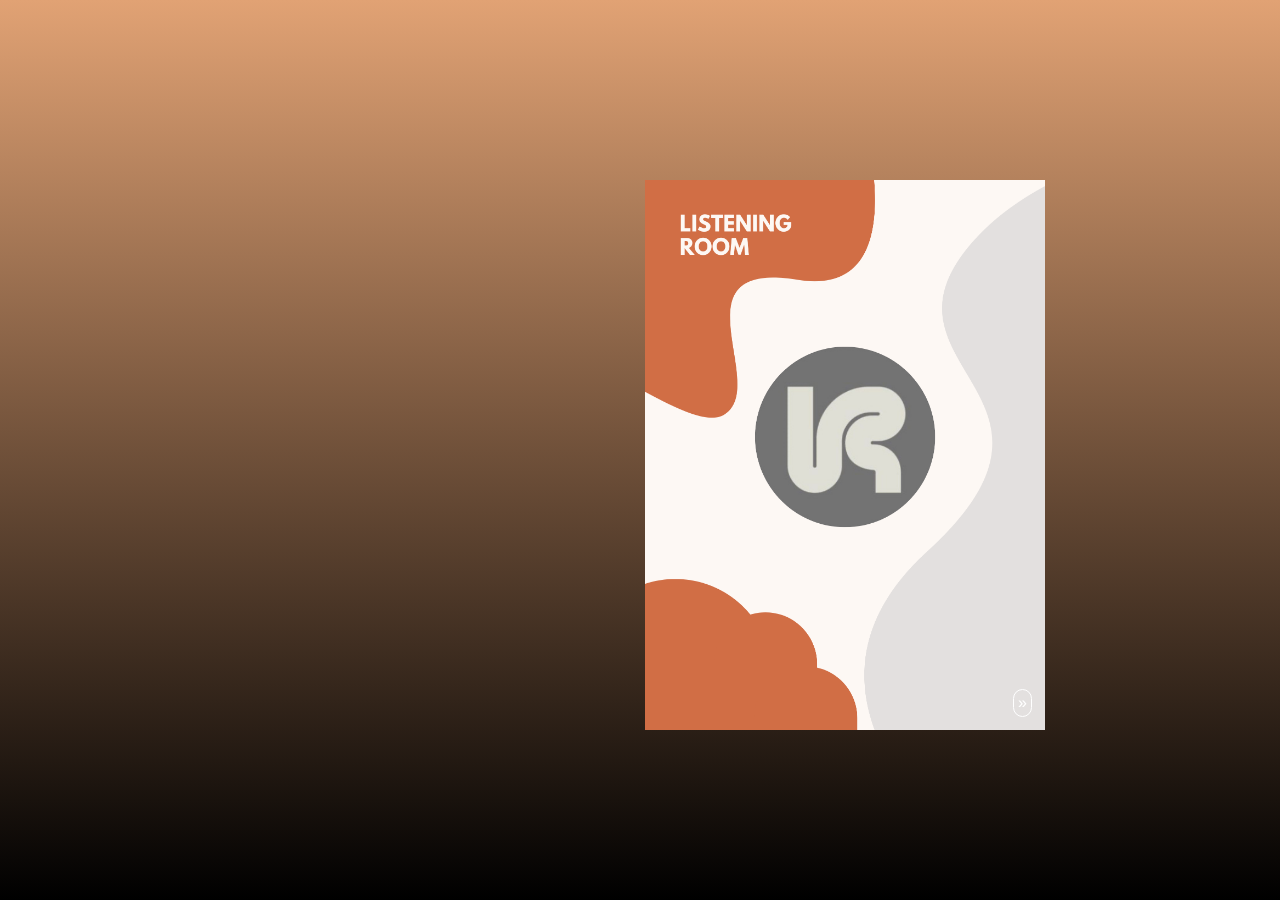
<file: listening_room/index.html>
<!DOCTYPE html>
<html>

<head>
    <title>Flipbook</title>
    <link rel="stylesheet" type="text/css" href="styles/styles.css">
</head>

<body>

    <div class="book">
        <input type="checkbox" id="c1">
        <input type="checkbox" id="c2">
        <input type="checkbox" id="c3">
        <input type="checkbox" id="c4">
        <input type="checkbox" id="c5">

        <div class="bb"></div>

        <div id="cover"></div>
        <div class="flip-book">

            <div class="flip" id="p1">
                <div class="back" style="" id="first_page">

                    <img src="assets/Listening Room/2.png" class="p2" id="first_page_image">
                    

                    <label class="back-btn" for="c1">&#171;</label>
                </div>
                <div class="front">
                    <img src="assets/cover.png" alt="front_image_eye"
                        class="front_image" id="front_image">
                    <label class="next-btn" for="c1" style="color:white;border:1px solid white;">&#187;</label>
                </div>
            </div>

            <div class="flip" id="p2">
                <div class="back" id="third_page">

                    <img src="assets/Listening Room/4.png" id="third_page_image">
                    <label class="back-btn" for="c2">&#171;</label>
                </div>
                <div class="front" id="second_page">
                    <img src="assets/Listening Room/3.png" id="second_page_image">
                    <label class="next-btn" for="c2">&#187;</label>
                </div>
            </div>

            <div class="flip" id="p3">
                <div class="back" id="fifth_page">

                    <img src="assets/Listening Room/6.png" id="fifth_page_image">
                    <label class="back-btn" for="c3">&#171;</label>
                </div>
                <div class="front" id="fourth_page">
                    <img src="assets/Listening Room/5.png" id="fourth_page_image">
                    <label class="next-btn" for="c3">&#187;</label>
                </div>
            </div>

            <div class="flip" id="p4">
                <div class="back" id="seventh_page">

                    <img src="assets/Listening Room/8.png" id="seventh_page_img">
                    <label class="back-btn" for="c4">&#171;</label>
                </div>

                <div class="front" id="sixth_page">
                    <img src="assets/Listening Room/7.png" id="sixth_page_image">
                    <label class="next-btn" for="c4">&#187;</label>
                </div>
            </div>

            <div class="flip" id="p5">
                <div class="back">
                    <img src="assets/Listening Room/10.png" id="back_page_image">
                    <label class="back-btn" for="c5" style="color:white;border:1px solid white;">&#171;</label>
                </div>
                <div class="front" id="eighth_page">
                        <img src="assets/Listening Room/9.png" id="eighth_page_image">
                        <label class="next-btn" for="c5">&#187;</label>
                </div>
            </div>

        </div>
    </div>
</body>

</html>
</file>
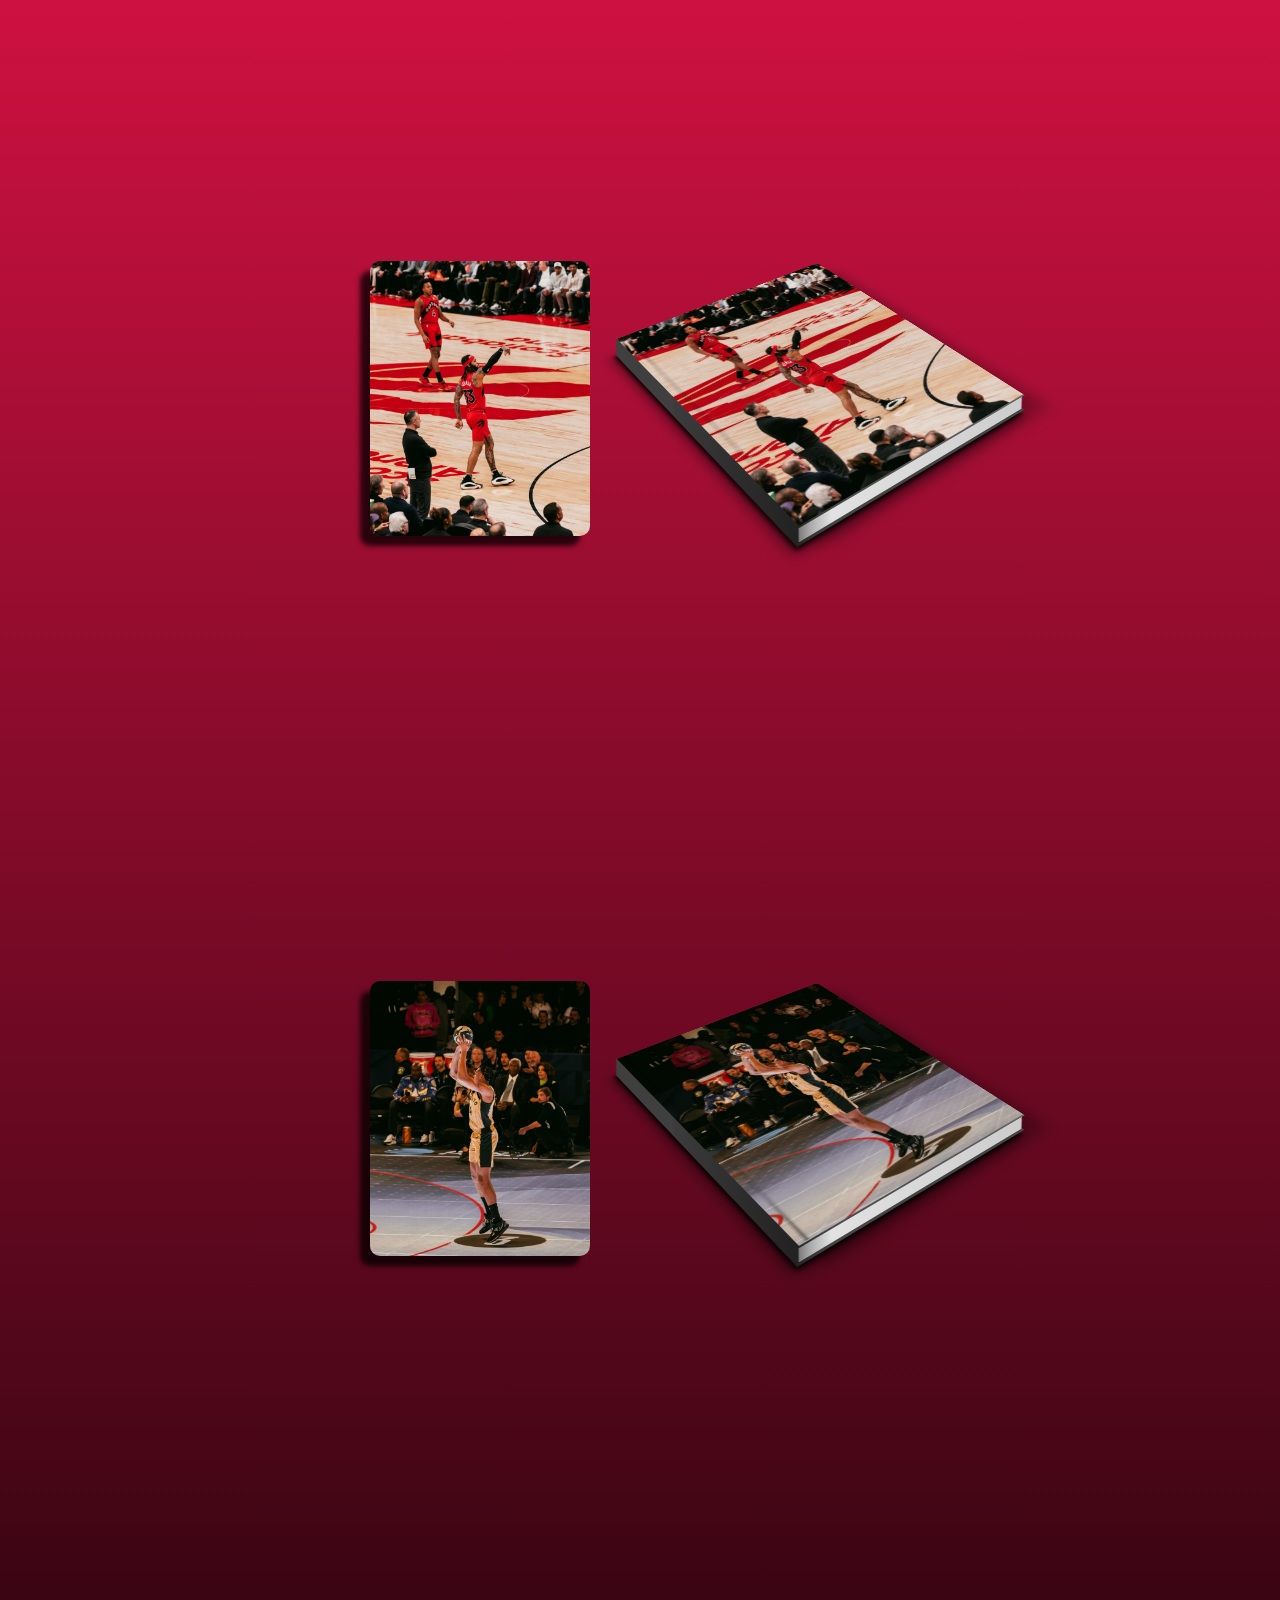
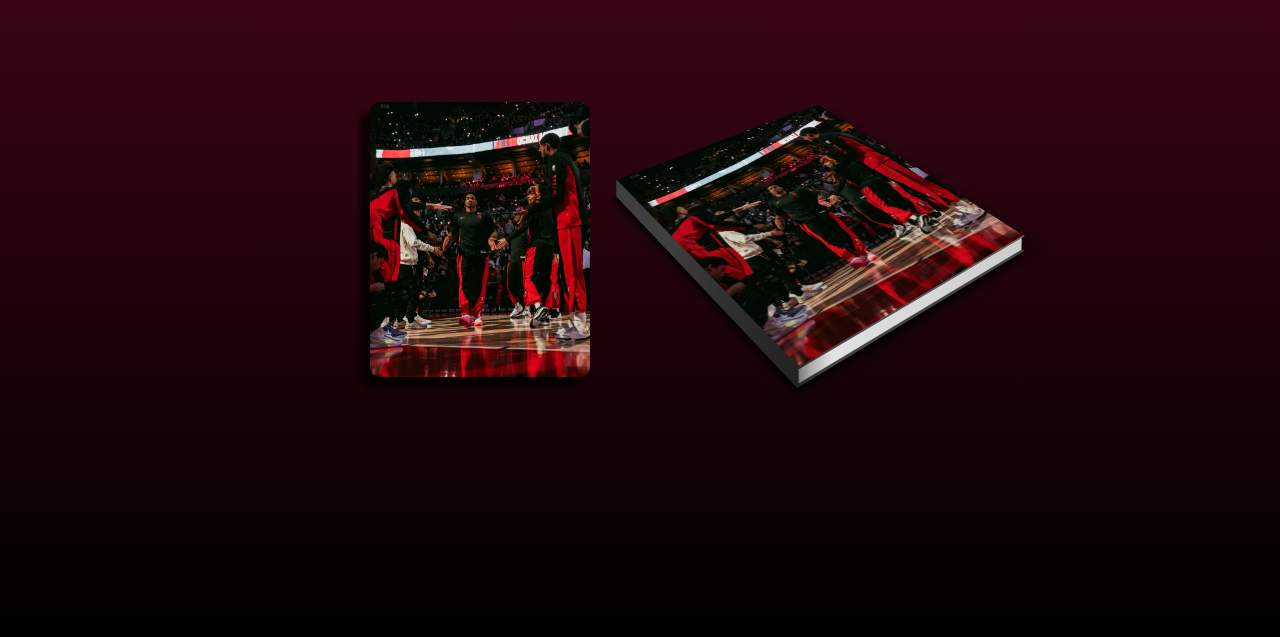
<file: raptors_lookbook/index.html>
<!DOCTYPE html>
<html>
<head>
	<title>Page Title</title>
	<link rel="stylesheet" type="text/css" href="styles/styles.css">
</head>
<body>
	<div class="container">
	  
		<img src="assets/gary_scottie_darko.jpeg" alt="Janet from The Good Place" id="cover"/>
		
		<div class="book">
		  <img src="assets/gary_scottie_darko.jpeg" alt="Janet from The Good Place"/>
		</div>

		<img src="assets/cover2.jpg" alt="the cast of Schitt’s Creek" />
	  
		<div class="book">
		  <img src="assets/cover2.jpg" alt="the cast of Schitt’s Creek" />
		</div>
	  
		<img src="assets/group.jpg" alt="Elektra Wintour from Pose" />
		
		<div class="book">
		  <img src="assets/group.jpg" alt="Elektra Wintour from Pose" />
		</div>
	  </div>

<script src="scripts/scripts.js"></script>

</body>
</html>
</file>
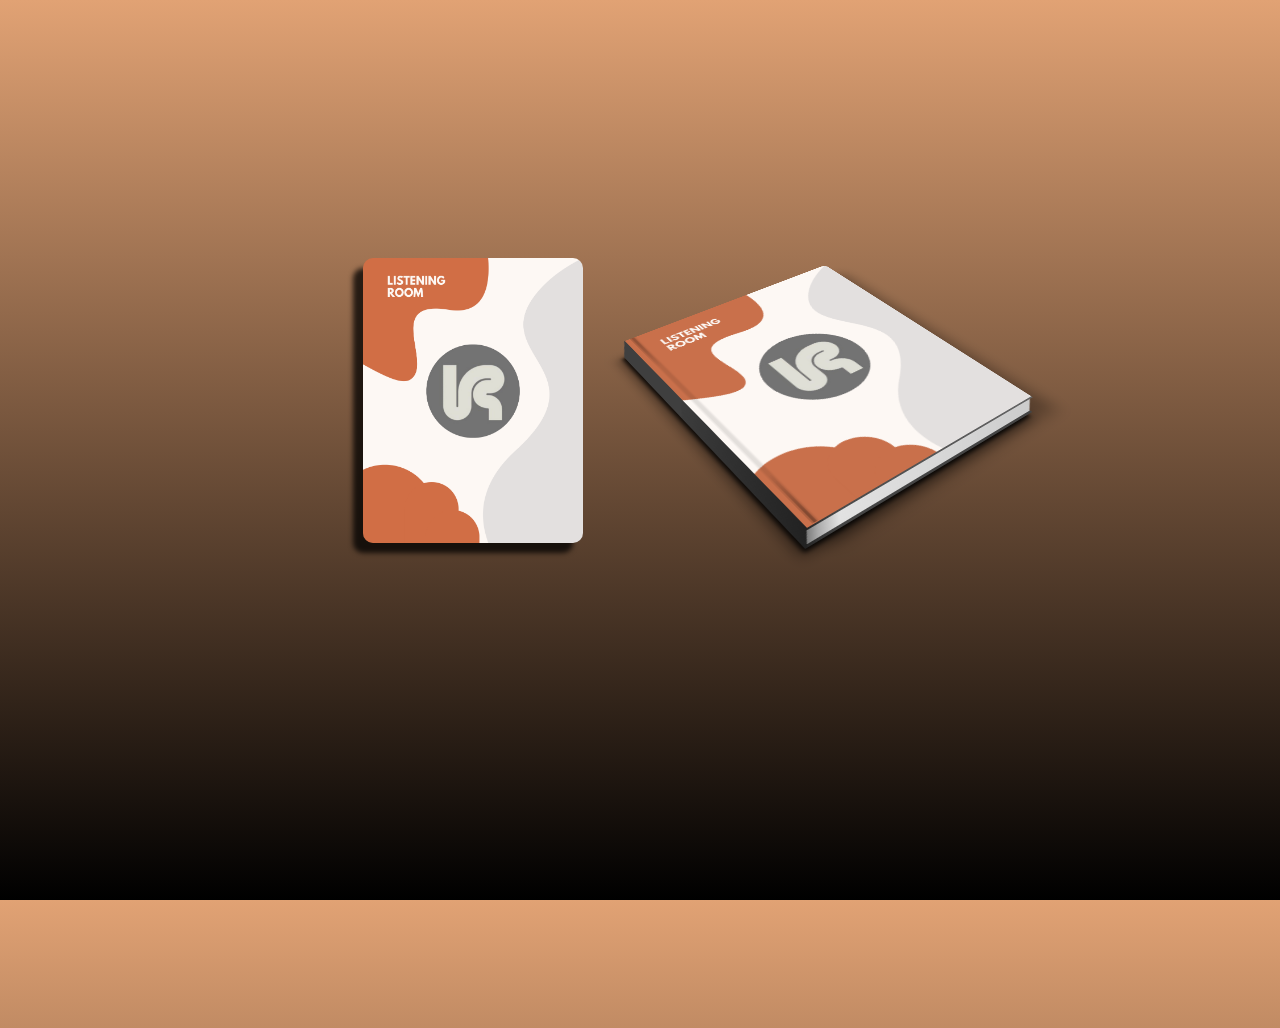
<file: listening_room/cover.html>
<!DOCTYPE html>
<html>
<head>
	<title>Listening Room</title>
	<link rel="stylesheet" type="text/css" href="styles/cover.css">
</head>
<body>
	<div class="container">
	  
		<img src="assets/cover.png" alt="Listening Room Cover" id="cover"/>
		
		<div class="book">
		  <img src="assets/cover.png" alt="Listening Room Cover"/>
		</div>
	  </div>

<script src="scripts/scripts.js"></script>

</body>
</html>
</file>
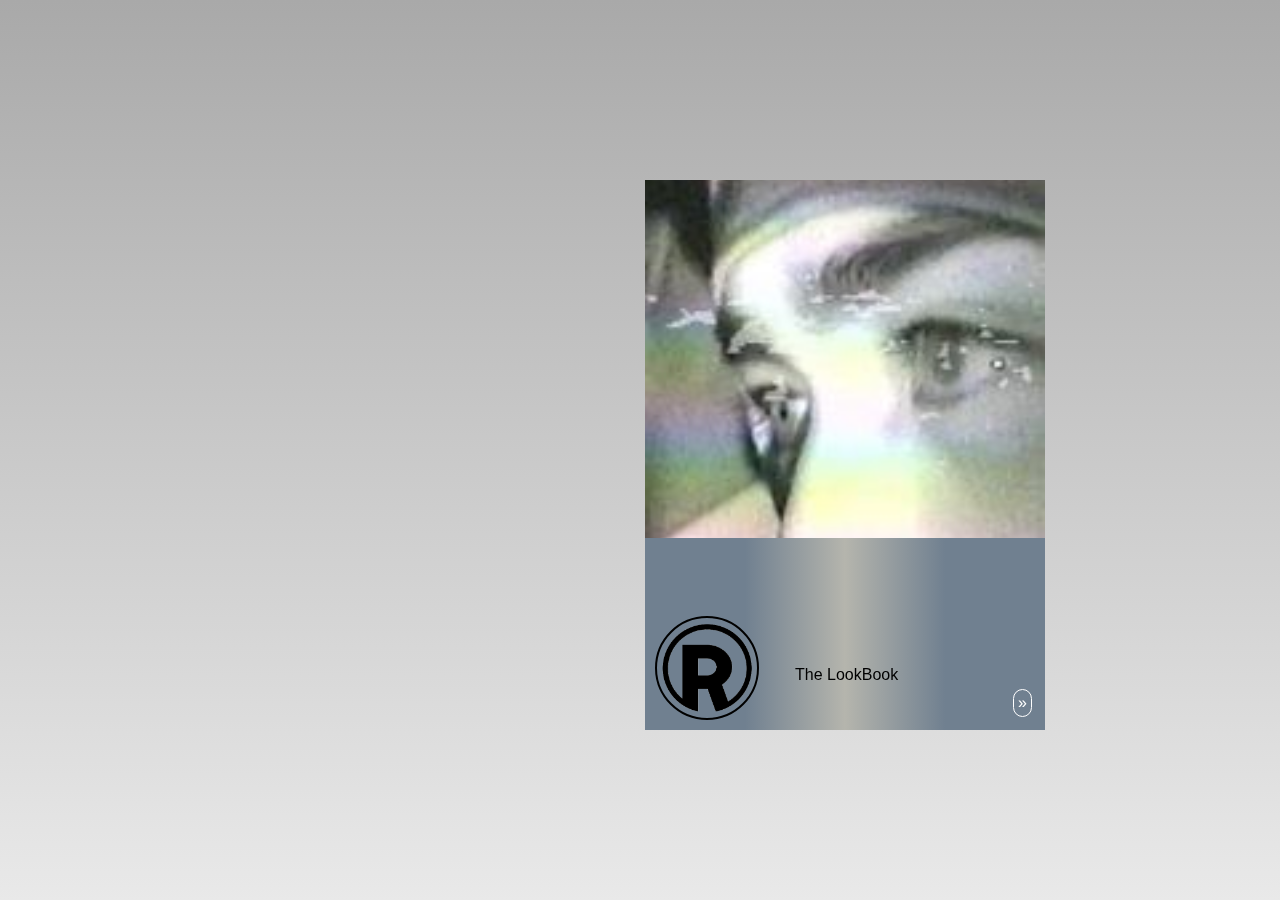
<file: lookbook_intro/book.html>
<!DOCTYPE html>
<html>

<head>
    <title>Flipbook</title>
    <link rel="stylesheet" type="text/css" href="styles/book.css">
</head>

<body>

    <div class="book">
        <input type="checkbox" id="c1">
        <input type="checkbox" id="c2">
        <input type="checkbox" id="c3">
        <input type="checkbox" id="c4">
        <input type="checkbox" id="c5">

        <div class="bb"></div>

        <div id="cover"></div>
        <div class="flip-book">

            <div class="flip" id="p1">
                <div class="back" style="">

                    <img src="assets/405508050_1022263535661617_3878738414576117123_n.jpg" class="p2"
                        id="first_page_image">
                    <div class="intro_text">
                        <h1>RCHIVE Fashion Club</h1>
                        <p>space for fashion enthusiasts</p>
                        <p>Hosting events for the creative community</p>
                    </div>

                    <label class="back-btn" for="c1">&#171;</label>
                </div>
                <div class="front"
                    style="@keyframes shimmer {
                    0% {
                        background-position: -1000px 0;
                    }
                    100% {
                        background-position: 1000px 0;
                    }
                }
                height: 550px; width: 400px; 
                background: rgb(112, 128, 144);
                animation: shimmer 2s infinite linear;
                background: linear-gradient(to right, rgb(112, 128, 144) 25%, rgb(181, 181, 173) 50%, rgb(112, 128, 144) 75%); color:white;">
                    <img src="assets/logo.png" alt="R Chive Logo" class="logo"> <p id="title">The LookBook</p>
                    <img src="assets/395370732_334694889102869_5357871685341357950_n.jpg" alt="front_image_eye"
                        class="front_image" id="front_image">
                    <label class="next-btn" for="c1" style="color:white;border:1px solid white;">&#187;</label>
                </div>
            </div>

            <div class="flip" id="p2">
                <div class="back" id="third_page">

                    <img src="assets/428463928_18031006213870193_8580049708983795719_n.jpg" class="p2"
                        id="third_page_image">
                    <label class="back-btn" for="c2">&#171;</label>
                </div>
                <div class="front" id="second_page">
                    <img src="assets/424720662_18029154424870193_7377596087930334939_n.jpg"
                    id="second_page_image">
                    <label class="next-btn" for="c2">&#187;</label>
                </div>
            </div>

            <div class="flip" id="p3">
                <div class="back" id="fifth_page">

                    <img src="assets/409845304_18023664730870193_6076393647025800215_n.jpg" class="fifth_page_image">
                    <label class="back-btn" for="c3">&#171;</label>
                </div>
                <div class="front" id="fourth_page">
                    <img src="assets/416745058_18026179711870193_1757446907713384513_n.jpg"
                        id="fourth_page_founder_image_one">
                    <img src="assets/412902237_18024538858870193_413597359157230934_n.jpg"
                        id="fourth_page_founder_image_two">
                    <div class="founders_img_textbox" data-text="The Space">Founders</div>
                    <label class="next-btn" for="c3">&#187;</label>
                </div>
            </div>

            <div class="flip" id="p4">
                <div class="back">

                    <img src="assets/423778881_18028945912870193_1032181527418305758_n.jpg" id="page_7_first_img">
                    <label class="back-btn" for="c4">&#171;</label>
                </div>

                <div class="front" id="sixth_page">
                    <img src="assets/397538861_1437755057097030_2568080520708343572_n.jpg" id="page_6_image">
                    <div class="friends_text">
                        <h1>Friends</h1>
                        <h1>of RCHIVE</h1>
                    </div>
                    <label class="next-btn" for="c4">&#187;</label>
                </div>
            </div>

            <div class="flip" id="p5">
                <div class="back"
                    style="
                    @keyframes shimmer {
                    0% {
                        background-position: -1000px 0;
                    }
                    100% {
                        background-position: 1000px 0;
                    }
                }
                color:white; 
                background: rgb(112, 128, 144);
                animation: shimmer 2s infinite linear;
                background: linear-gradient(to right, rgb(112, 128, 144) 25%, rgb(181, 181, 173) 50%, rgb(112, 128, 144) 75%); ">
                    End of the book
                    <label class="back-btn" for="c5" style="color:white;border:1px solid white;">&#171;</label>
                </div>
                <div class="front" style="height: 550px; width: 400px;">

                    <div class="p8" id="eighth_page">
                        <img src="assets/415523055_18026385322870193_1930285135072790388_n.jpg" id="eighth_page_space_image">
                        <div class="space_img_textbox" data-text="The Space">The Space</div>
                    </div>
                    <label class="next-btn" for="c5">&#187;</label>
                </div>
            </div>

        </div>
    </div>
</body>

</html>
</file>
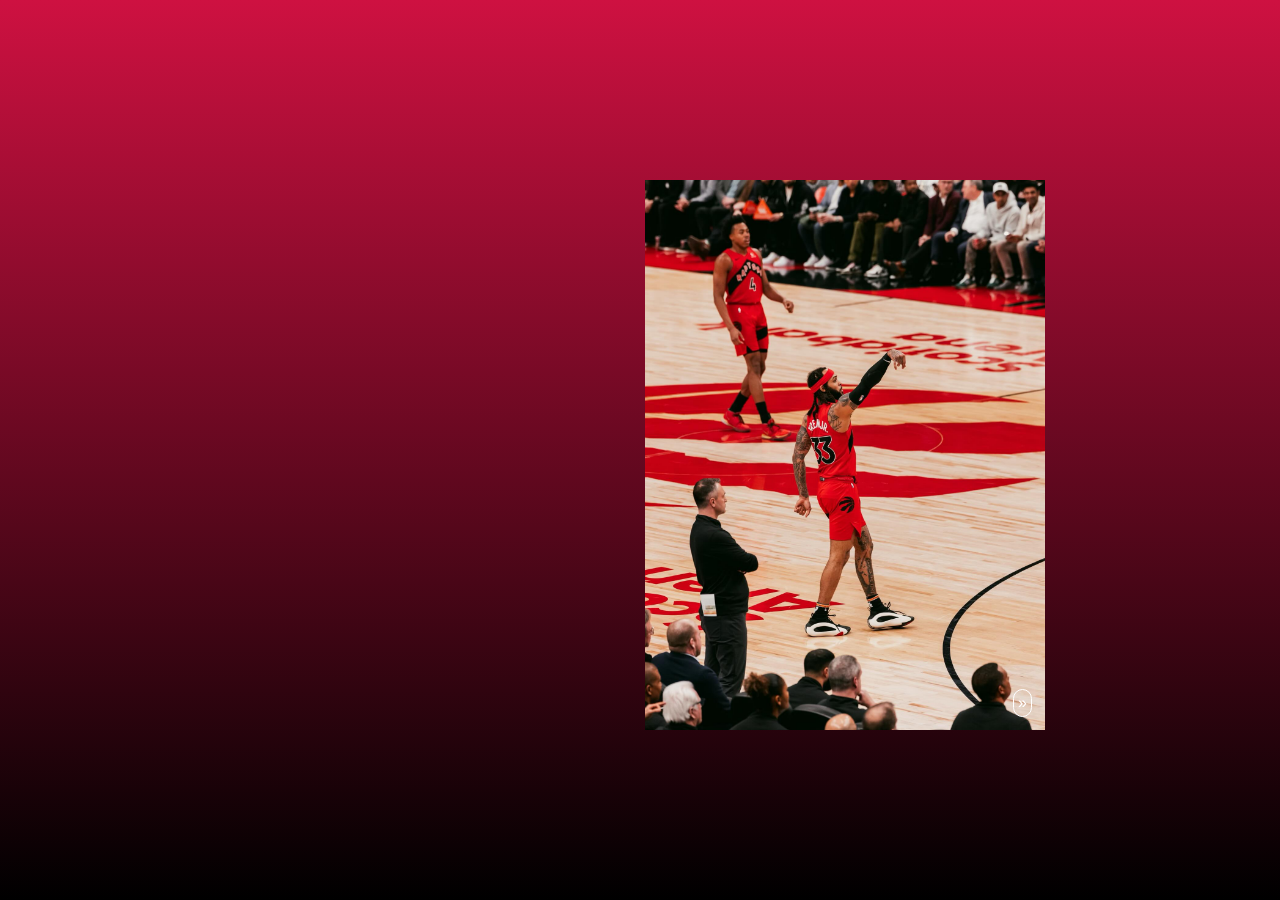
<file: raptors_lookbook/book.html>
<!DOCTYPE html>
<html>

<head>
    <title>Flipbook</title>
    <link rel="stylesheet" type="text/css" href="styles/book.css">
</head>

<body>

    <div class="book">
        <input type="checkbox" id="c1">
        <input type="checkbox" id="c2">
        <input type="checkbox" id="c3">
        <input type="checkbox" id="c4">
        <input type="checkbox" id="c5">

        <div class="bb"></div>

        <div id="cover"></div>
        <div class="flip-book">

            <div class="flip" id="p1">
                <div class="back" style="" id="first_page">

                    <img src="assets/group.jpg" class="p2"
                        id="first_page_image">
                        <div id="bio_text_first">Agbaji - 30</div>
                    

                    <label class="back-btn" for="c1">&#171;</label>
                </div>
                <div class="front">
                    <img src="assets/gary_scottie_darko.jpeg" alt="front_image_eye"
                        class="front_image" id="front_image">
                    <label class="next-btn" for="c1" style="color:white;border:1px solid white;">&#187;</label>
                </div>
            </div>

            <div class="flip" id="p2">
                <div class="back" id="third_page">

                    <img src="assets/boucher.jpg" id="third_page_image">
                            <div id="bio_text_third">Boucher - 25</div>
                    <label class="back-btn" for="c2">&#171;</label>
                </div>
                <div class="front" id="second_page">
                    <img src="assets/scott.jpg" id="second_page_image">
                    <div id="bio_text_second">Barnes - 4</div>
                    <label class="next-btn" for="c2">&#187;</label>
                </div>
            </div>

            <div class="flip" id="p3">
                <div class="back" id="fifth_page">

                    <img src="assets/rj.jpeg" id="fifth_page_image">
                    <div id="bio_text_fifth">Barrett - 9</div>
                    <label class="back-btn" for="c3">&#171;</label>
                </div>
                <div class="front" id="fourth_page">
                    <img src="assets/grady.jpg" id="fourth_page_image">
                    <div id="bio_text_fourth">Dick - 1</div>
                    <label class="next-btn" for="c3">&#187;</label>
                </div>
            </div>

            <div class="flip" id="p4">
                <div class="back" id="seventh_page">

                    <img src="assets/jak.jpg" id="seventh_page_img">
                    <div id="bio_text_seventh">Poeltl - 19</div>
                    <label class="back-btn" for="c4">&#171;</label>
                </div>

                <div class="front" id="sixth_page">
                    <img src="assets/brown.jpeg" id="sixth_page_image">
                    <div id="bio_text_sixth">Brown - 11</div>
                    <label class="next-btn" for="c4">&#187;</label>
                </div>
            </div>

            <div class="flip" id="p5">
                <div class="back">
                    <img src="assets/back.jpg" id="back_page_image">
                    End of the book
                    <label class="back-btn" for="c5" style="color:white;border:1px solid white;">&#171;</label>
                </div>
                <div class="front" id="eighth_page">
                        <img src="assets/gary.jpg" id="eighth_page_image">
                        <div id="bio_text_sixth">Trent Jr. - 33</div>
                        <label class="next-btn" for="c5">&#187;</label>
                </div>
            </div>

        </div>
    </div>
</body>

</html>
</file>
<file: listening_room/styles/styles.css>
body {
    margin: 0;
    padding: 0;
    height: 100vh;
    display: flex;
    justify-content: center;
    align-items: center;
    text-align: center;
    font-family: sans-serif;
    background: linear-gradient(to top, #000, #e1a274);
}

input {
    display: none;
}

img {
    width: 100%;
}

h1 {
    font-size: 26px;
}

h2 {
    margin-top: 65px;
    font-size: 22px;
}

.book {
    display: flex;
}

#cover {
    width: 400px;
    height: 550px;
}

.flip-book {
    width: 400px;
    height: 550px;
    position: relative;
    perspective: 1500px;
}

.flip {
    height: 100%;
    width: 100%;
    position: absolute;
    top: 0;
    left: 0;
    transform-origin: center left;
    transform-style: preserve-3d;
    transition: 0.5s;
    color: #000;

}

.front {
    position: absolute;
    width: 100%;
    height: 100%;
    top: 0;
    left: 0;
    background-color: rgb(245, 245, 245);
    box-sizing: border-box;
    padding: 0 13px;

}

#front_image, #first_page_image, #second_page_image, #third_page_image, 
#fourth_page_image, #fifth_page_image, #sixth_page_image, #seventh_page_img,
#eighth_page_image, #back_page_image{
    width: 100%;
    height: 100%;
    object-fit: cover;
    position: absolute;
    top: 0;
    left: 0;
}

.back {
    position: absolute;
    width: 100%;
    height: 100%;
    top: 0;
    left: 0;
    z-index: 99;
    transform: rotateY(180deg);
    backface-visibility: hidden;
    background-color: rgb(245, 245, 245);
}

.next-btn {
    position: absolute;
    border: 2px solid black;
    border-radius: 10px;
    padding: 4px;
    bottom: 13px;
    right: 13px;
    cursor: pointer;
    color: #000;
}

.back-btn {
    position: absolute;
    border: 2px solid black;
    border-radius: 10px;
    padding: 4px;
    bottom: 13px;
    right: 13px;
    cursor: pointer;
    color: #000;
}

#title {
    position: absolute;
    bottom: 30px;
    left: 150px;
    color: #000;

}

#p1 {
    z-index: 5;
    margin: 5px;
}

#p2 {
    z-index: 4;
    margin: 5px;
}

#p3 {
    z-index: 3;
    margin: 5px;
}
#p4 {
    z-index: 2;
    margin: 5px;
}

#p5 {
    z-index: 1;
    margin: 5px;
}

#c1:checked~.flip-book #p1 {
    transform: rotateY(-180deg);
    z-index: 1;
}

#c2:checked~.flip-book #p2 {
    transform: rotateY(-180deg);
    z-index: 2;
}

#c3:checked~.flip-book #p3 {
    transform: rotateY(-180deg);
    z-index: 3;
}

#c4:checked~.flip-book #p4 {
    transform: rotateY(-180deg);
    z-index: 4;
}

#c5:checked~.flip-book #p5 {
    transform: rotateY(-180deg);
    z-index: 5;
}

#c3:checked~.flip-book #p1 {
    display: none;
}

#c4:checked~.flip-book #p2 {
    display: none;
}

#c5:checked~.flip-book #p3 {
    display: none;
}


.bb {
    position: absolute;
    z-index: -1;
    width: 800px;
    height: 550px;
    pointer-events: none;

}

#c1:checked~.bb {
    border: 5px solid rgb(112, 128, 144);
    background-color: white;
}

#c2:checked~.bb {
    border: 5px solid rgb(112, 128, 144);
}

#c3:checked~.bb {
    border: 5px solid rgb(112, 128, 144);
}

#c4:checked~.bb {
    border: 5px solid rgb(112, 128, 144);
}

#c5:checked~.bb {
    border: none;
    background-color: transparent;
}
</file>
<file: raptors_lookbook/styles/styles.css>
.book {
    width: 18.5em;
    height: 23.0991em;
    margin-top: -4.4em;
    position: relative;
    transform: perspective(60em) rotateX(58deg) rotateZ(-34deg) skewY(-7deg);
    box-shadow: -1.4em 1.7em .3em -.3em rgba(0, 0, 0, 0.8), -1.6em 1.8em .9em -.2em rgba(0, 0, 0, 0.5), .3em 1.9em 1.3em rgba(0, 0, 0, 0.3);
    border-top-right-radius: .4em
}

.book img {
    border-top-right-radius: .4em;
    box-sizing: border-box;
    width: 100%;
    clip: rect(0, 18.5em, 23.1em, 0);
    display: block;
    position: absolute;
    filter: saturate(90%)
}

.book:before,
.book:after {
    content: '';
    position: absolute;
    top: 0
}

.book:before {
    width: 105%;
    height: 105%;
    left: -5%;
    z-index: -1;
    background-repeat: no-repeat;
    background-image: linear-gradient(115deg, transparent 2.8%, #3f3f3f 3%, #3f3f3f 16%, transparent 16%), linear-gradient(125deg, transparent 10%, #3f3f3f 10%, #3f3f3f 17%, #222 46.8%, transparent 47%), linear-gradient(125deg, transparent 46%, rgba(0, 0, 0, 0.5) 46.5%, rgba(0, 0, 0, 0.25) 49%, transparent 53%), linear-gradient(to right, #444, #666), linear-gradient(#444, #444), linear-gradient(140deg, transparent 45%, #eee 45%, #ccc 96.8%, rgba(170, 170, 170, 0) 97%);
    background-size: 100% 100%, 100% 100%, 100% 100%, 100% .4em, 94% .2em, 100% 100%;
    background-position: 0 0, 0 0, 0 0, 0 95.8%, 0 100%, 0 0
}

.book:after {
    width: 100%;
    height: 100%;
    background-repeat: no-repeat;
    background-image: linear-gradient(to right, transparent 2%, rgba(0, 0, 0, 0.1) 3%, rgba(0, 0, 0, 0.1) 4%, transparent 5%), linear-gradient(-50deg, rgba(0, 0, 0, 0.1) 20%, transparent 100%), linear-gradient(-50deg, rgba(0, 0, 0, 0.2) 20%, transparent 100%), linear-gradient(to bottom, rgba(0, 0, 0, 0.1) 20%, transparent 100%), linear-gradient(to bottom, rgba(0, 0, 0, 0.1) 20%, transparent 100%);
    background-size: 100% 100%, 2% 20%, 1% 20%, 2% 20%, 1% 20%;
    background-position: 0 0, 2.2% 100%, 3% 100%, 2.2% 0, 3% 0
}

body {
    background: linear-gradient(to top, #000, #ce1141);
    font-size: 15px;
    z-index: 1;
    padding: 60px 20px
}

.container {
    width: 650px;
    display: grid;
    grid-template-columns: 1fr 1fr;
    align-items: center;
    justify-items: center;
    gap: 440px 10px;
    margin: 0 auto;
    padding: 190px 15px 190px 25px
}

.container>img {
    width: 220px;
    border-radius: 10px;
    box-shadow: -10px 10px 5px 0 rgba(0, 0, 0, 0.75)
}


@keyframes bounce {
    0% { transform: translateY(0); 
    }
    50% { transform: translateY(-20px);
    }
    100% { transform: translateY(0); 
    }
}

#cover {
    animation: bounce 1s infinite;
}
</file>
<file: listening_room/styles/cover.css>
.book {
    width: 18.5em;
    height: 23.0991em;
    margin-top: -4.4em;
    position: relative;
    transform: perspective(60em) rotateX(58deg) rotateZ(-34deg) skewY(-7deg);
    box-shadow: -1.4em 1.7em .3em -.3em rgba(0, 0, 0, 0.8), -1.6em 1.8em .9em -.2em rgba(0, 0, 0, 0.5), .3em 1.9em 1.3em rgba(0, 0, 0, 0.3);
    border-top-right-radius: .4em
}

.book img {
    border-top-right-radius: .4em;
    box-sizing: border-box;
    width: 100%;
    clip: rect(0, 18.5em, 23.1em, 0);
    display: block;
    position: absolute;
    filter: saturate(90%)
}

.book:before,
.book:after {
    content: '';
    position: absolute;
    top: 0
}

.book:before {
    width: 105%;
    height: 105%;
    left: -5%;
    z-index: -1;
    background-repeat: no-repeat;
    background-image: linear-gradient(115deg, transparent 2.8%, #3f3f3f 3%, #3f3f3f 16%, transparent 16%), linear-gradient(125deg, transparent 10%, #3f3f3f 10%, #3f3f3f 17%, #222 46.8%, transparent 47%), linear-gradient(125deg, transparent 46%, rgba(0, 0, 0, 0.5) 46.5%, rgba(0, 0, 0, 0.25) 49%, transparent 53%), linear-gradient(to right, #444, #666), linear-gradient(#444, #444), linear-gradient(140deg, transparent 45%, #eee 45%, #ccc 96.8%, rgba(170, 170, 170, 0) 97%);
    background-size: 100% 100%, 100% 100%, 100% 100%, 100% .4em, 94% .2em, 100% 100%;
    background-position: 0 0, 0 0, 0 0, 0 95.8%, 0 100%, 0 0
}

.book:after {
    width: 100%;
    height: 100%;
    background-repeat: no-repeat;
    background-image: linear-gradient(to right, transparent 2%, rgba(0, 0, 0, 0.1) 3%, rgba(0, 0, 0, 0.1) 4%, transparent 5%), linear-gradient(-50deg, rgba(0, 0, 0, 0.1) 20%, transparent 100%), linear-gradient(-50deg, rgba(0, 0, 0, 0.2) 20%, transparent 100%), linear-gradient(to bottom, rgba(0, 0, 0, 0.1) 20%, transparent 100%), linear-gradient(to bottom, rgba(0, 0, 0, 0.1) 20%, transparent 100%);
    background-size: 100% 100%, 2% 20%, 1% 20%, 2% 20%, 1% 20%;
    background-position: 0 0, 2.2% 100%, 3% 100%, 2.2% 0, 3% 0
}

body {
    background: linear-gradient(to top, #000, #e1a274);
    font-size: 15px;
    z-index: 1;
    padding: 60px 20px;
    height: 100%;
    background-size: cover;
}

html{
    height: 100%;
}

.container {
    width: 650px;
    display: grid;
    grid-template-columns: 1fr 1fr;
    align-items: center;
    justify-items: center;
    gap: 440px 40px;
    margin: 0 auto;
    padding: 190px 15px 190px 25px
}

.container>img {
    width: 220px;
    border-radius: 10px;
    box-shadow: -10px 10px 5px 0 rgba(0, 0, 0, 0.75)
}


@keyframes bounce {
    0% { transform: translateY(0); 
    }
    50% { transform: translateY(-20px);
    }
    100% { transform: translateY(0); 
    }
}

#cover {
    animation: bounce 1s infinite;
}
</file>
<file: lookbook_intro/styles/book.css>
body {
    margin: 0;
    padding: 0;
    height: 100vh;
    display: flex;
    justify-content: center;
    align-items: center;
    text-align: center;
    font-family: sans-serif;
    background: linear-gradient(to bottom, darkgray, rgba(211, 211, 211, 0.5));
}

input {
    display: none;
}

img {
    width: 100%;
}

h1 {
    font-size: 26px;
}

h2 {
    margin-top: 65px;
    font-size: 22px;
}

.book {
    display: flex;
}

#cover {
    width: 400px;
    height: 550px;
}

.flip-book {
    width: 400px;
    height: 550px;
    position: relative;
    perspective: 1500px;
}

.flip {
    height: 100%;
    width: 100%;
    position: absolute;
    top: 0;
    left: 0;
    transform-origin: center left;
    transform-style: preserve-3d;
    transition: 0.5s;
    color: #000;

}

.front {
    position: absolute;
    width: 100%;
    height: 100%;
    top: 0;
    left: 0;
    background-color: rgb(245, 245, 245);
    box-sizing: border-box;
    padding: 0 13px;

}

#front_image{
    width: 100%;
    height: 65%;
    object-fit: cover;
    position: absolute;
    top: 0;
    left: 0;
}

.back {
    position: absolute;
    width: 100%;
    height: 100%;
    top: 0;
    left: 0;
    z-index: 99;
    transform: rotateY(180deg);
    backface-visibility: hidden;
    background-color: rgb(245, 245, 245);
}

.next-btn {
    position: absolute;
    border: 2px solid black;
    border-radius: 10px;
    padding: 4px;
    bottom: 13px;
    right: 13px;
    cursor: pointer;
    color: #000;
}

.back-btn {
    position: absolute;
    border: 2px solid black;
    border-radius: 10px;
    padding: 4px;
    bottom: 13px;
    right: 13px;
    cursor: pointer;
    color: #000;
}

.logo {
    position: absolute;
    bottom: 10px;
    left: 10px;
    width: 100px;
    height: 100px;
    border: 2px solid black;
    border-radius: 50%;
    cursor: pointer;
}

#title {
    position: absolute;
    bottom: 30px;
    left: 150px;
    color: #000;

}

.p2{
    height: 50%;
    width: 50%;
    display: block;
    margin-left: 0;
    margin-right: auto;
}
#p1 {
    z-index: 5;
    margin: 5px;
}

#p2 {
    z-index: 4;
    margin: 5px;
}

#p3 {
    z-index: 3;
    margin: 5px;
}

#third_page {
    left: 0;
    bottom: 0;
}

#p4 {
    z-index: 2;
    margin: 5px;
}

#p5 {
    z-index: 1;
    margin: 5px;
}

#c1:checked~.flip-book #p1 {
    transform: rotateY(-180deg);
    z-index: 1;
}

#c2:checked~.flip-book #p2 {
    transform: rotateY(-180deg);
    z-index: 2;
}

#c3:checked~.flip-book #p3 {
    transform: rotateY(-180deg);
    z-index: 3;
}

#c4:checked~.flip-book #p4 {
    transform: rotateY(-180deg);
    z-index: 4;
}

#c5:checked~.flip-book #p5 {
    transform: rotateY(-180deg);
    z-index: 5;
}

#c3:checked~.flip-book #p1 {
    display: none;
}

#c4:checked~.flip-book #p2 {
    display: none;
}

#c5:checked~.flip-book #p3 {
    display: none;
}


.bb {
    position: absolute;
    z-index: -1;
    width: 800px;
    height: 550px;
    pointer-events: none;

}

#c1:checked~.bb {
    border: 5px solid rgb(112, 128, 144);
    background-color: white;
}

#c2:checked~.bb {
    border: 5px solid rgb(112, 128, 144);
}

#c3:checked~.bb {
    border: 5px solid rgb(112, 128, 144);
}

#c4:checked~.bb {
    border: 5px solid rgb(112, 128, 144);
}

#c5:checked~.bb {
    border: none;
    background-color: transparent;
}

#first_page_image{
    width: 100%;
    height: 45%;
    object-fit: cover;
    position: absolute;
    top: 0;
    left: 0;
}

.intro_text{
    display: flex;
    flex-direction: column;
    justify-content: flex-start;
    align-items: center;
    padding-top: 65%;
}

#second_page {
    position: relative;
}


#second_page_image {
    position: absolute;
    top: 0;
    left: 0;
}

#fourth_page {
    position: relative;
}

#fourth_page_founder_image_one {
    position: absolute;
    top: 0;
    left: 0;
    height: 60%;
    width: 60%;
    /* other styles as needed */
}

#fourth_page_founder_image_two {
    position: absolute;
    bottom: 0px; /* adjust as needed for overlap */
    right: 0px;
    height: 60%;
    width: 60%;
}

.founders_img_textbox {
    position: absolute;
    bottom: 70px; /* adjust as needed */
    left: 10px; 
    transform: rotate(-90deg);
    font-size: 40px;
}
#fifth_page {
    background: linear-gradient(to top, lightgray 60%, transparent 60%);
}

#sixth_page {
    position: absolute;
}

#sixth_page::after {
    content: "";
    position: absolute;
    bottom: 0;
    left: 0;
    width: 40%; /* covers left 40% */
    height: 100%; /* covers bottom 60% */
    background: lightgray;
}

#page_6_image {
    position: absolute;
    z-index: 1;
    top: 0;
    left: 0;
}

.friends_text{
    padding-top: 80%;
    padding-left: 45%;
}


#page_7_first_img, #third_page_image, .fifth_page_image, #second_page_image {
    width: 100%;
    height: 100%;
    object-fit: cover;
}


.p8 {
    position: relative;
    display: flex;
    justify-content: center;
    align-items: center;
}

#eighth_page.front {
    background: lightgray;
}

#eighth_page_space_image{
    position: absolute;
    z-index: 0;
    top: 0;
    left: 0;

}

.space_img_textbox {
    position: absolute;
    background: white;
    border: 1px solid black; /* adjust color as needed */
    padding: 10px; /* adjust as needed */
    text-align: center;
    bottom: -400px; /* adjust as needed */
}
</file>
<file: raptors_lookbook/styles/book.css>
body {
    margin: 0;
    padding: 0;
    height: 100vh;
    display: flex;
    justify-content: center;
    align-items: center;
    text-align: center;
    font-family: sans-serif;
    background: linear-gradient(to top, #000, #ce1141);
}

input {
    display: none;
}

img {
    width: 100%;
}

h1 {
    font-size: 26px;
}

h2 {
    margin-top: 65px;
    font-size: 22px;
}

.book {
    display: flex;
}

#cover {
    width: 400px;
    height: 550px;
}

.flip-book {
    width: 400px;
    height: 550px;
    position: relative;
    perspective: 1500px;
}

.flip {
    height: 100%;
    width: 100%;
    position: absolute;
    top: 0;
    left: 0;
    transform-origin: center left;
    transform-style: preserve-3d;
    transition: 0.5s;
    color: #000;

}

.front {
    position: absolute;
    width: 100%;
    height: 100%;
    top: 0;
    left: 0;
    background-color: rgb(245, 245, 245);
    box-sizing: border-box;
    padding: 0 13px;

}

#front_image, #back_page_image{
    width: 100%;
    height: 100%;
    object-fit: cover;
    position: absolute;
    top: 0;
    left: 0;
}

.back {
    position: absolute;
    width: 100%;
    height: 100%;
    top: 0;
    left: 0;
    z-index: 99;
    transform: rotateY(180deg);
    backface-visibility: hidden;
    background-color: rgb(245, 245, 245);
}

.next-btn {
    position: absolute;
    border: 2px solid black;
    border-radius: 10px;
    padding: 4px;
    bottom: 13px;
    right: 13px;
    cursor: pointer;
    color: #000;
}

.back-btn {
    position: absolute;
    border: 2px solid black;
    border-radius: 10px;
    padding: 4px;
    bottom: 13px;
    right: 13px;
    cursor: pointer;
    color: #000;
}

#title {
    position: absolute;
    bottom: 30px;
    left: 150px;
    color: #000;

}

#p1 {
    z-index: 5;
    margin: 5px;
}

#p2 {
    z-index: 4;
    margin: 5px;
}

#p3 {
    z-index: 3;
    margin: 5px;
}

#bio_text_first, #bio_text_third, #bio_text_fifth, #bio_text_seventh{
    color: white;
    writing-mode: vertical-rl;
    transform: rotate(180deg);
    position: absolute;
    top: 30%;
    left: 15;
    font-size: 40px;
  }
#p4 {
    z-index: 2;
    margin: 5px;
}

#p5 {
    z-index: 1;
    margin: 5px;
}

#c1:checked~.flip-book #p1 {
    transform: rotateY(-180deg);
    z-index: 1;
}

#c2:checked~.flip-book #p2 {
    transform: rotateY(-180deg);
    z-index: 2;
}

#c3:checked~.flip-book #p3 {
    transform: rotateY(-180deg);
    z-index: 3;
}

#c4:checked~.flip-book #p4 {
    transform: rotateY(-180deg);
    z-index: 4;
}

#c5:checked~.flip-book #p5 {
    transform: rotateY(-180deg);
    z-index: 5;
}

#c3:checked~.flip-book #p1 {
    display: none;
}

#c4:checked~.flip-book #p2 {
    display: none;
}

#c5:checked~.flip-book #p3 {
    display: none;
}


.bb {
    position: absolute;
    z-index: -1;
    width: 800px;
    height: 550px;
    pointer-events: none;

}

#c1:checked~.bb {
    border: 5px solid rgb(112, 128, 144);
    background-color: white;
}

#c2:checked~.bb {
    border: 5px solid rgb(112, 128, 144);
}

#c3:checked~.bb {
    border: 5px solid rgb(112, 128, 144);
}

#c4:checked~.bb {
    border: 5px solid rgb(112, 128, 144);
}

#c5:checked~.bb {
    border: none;
    background-color: transparent;
}



#first_page, #third_page, #fifth_page, #seventh_page {
    left: 0;
    bottom: 0;
    margin: 0;
    background: linear-gradient(to bottom,  
    white 0%, 
    white 20%, 
                                 red 20%, 
                                 red 100%);
}

#third_page_image, #first_page_image, #seventh_page_img, #fifth_page_image{
    position: absolute;
    object-fit: cover;
    top: 0;
    right: 0;
    height: 100%;
    width: 70%;
}
#second_page, #fourth_page, #sixth_page, #eighth_page{
    right: 0;
    top: 0;
    margin: 0;
    background: linear-gradient(to bottom,  
    red 0%, 
    red 80%, 
                                 white 80%, 
                                 white 100%);
}
#fourth_page_image, #second_page_image, #sixth_page_image, #eighth_page_image{
    position: absolute;
    object-fit: cover;
    top: 0;
    left: 0;
    height: 100%;
    width: 70%;
    /* other styles as needed */
}

#bio_text_second, #bio_text_fourth, #bio_text_sixth, #bio_text_eighth{
    color: white;
    writing-mode: vertical-rl;
    transform: rotate(360deg);
    position: absolute;
    bottom: 30%;
    left: 350px;
    font-size: 40px;
  }
</file>
